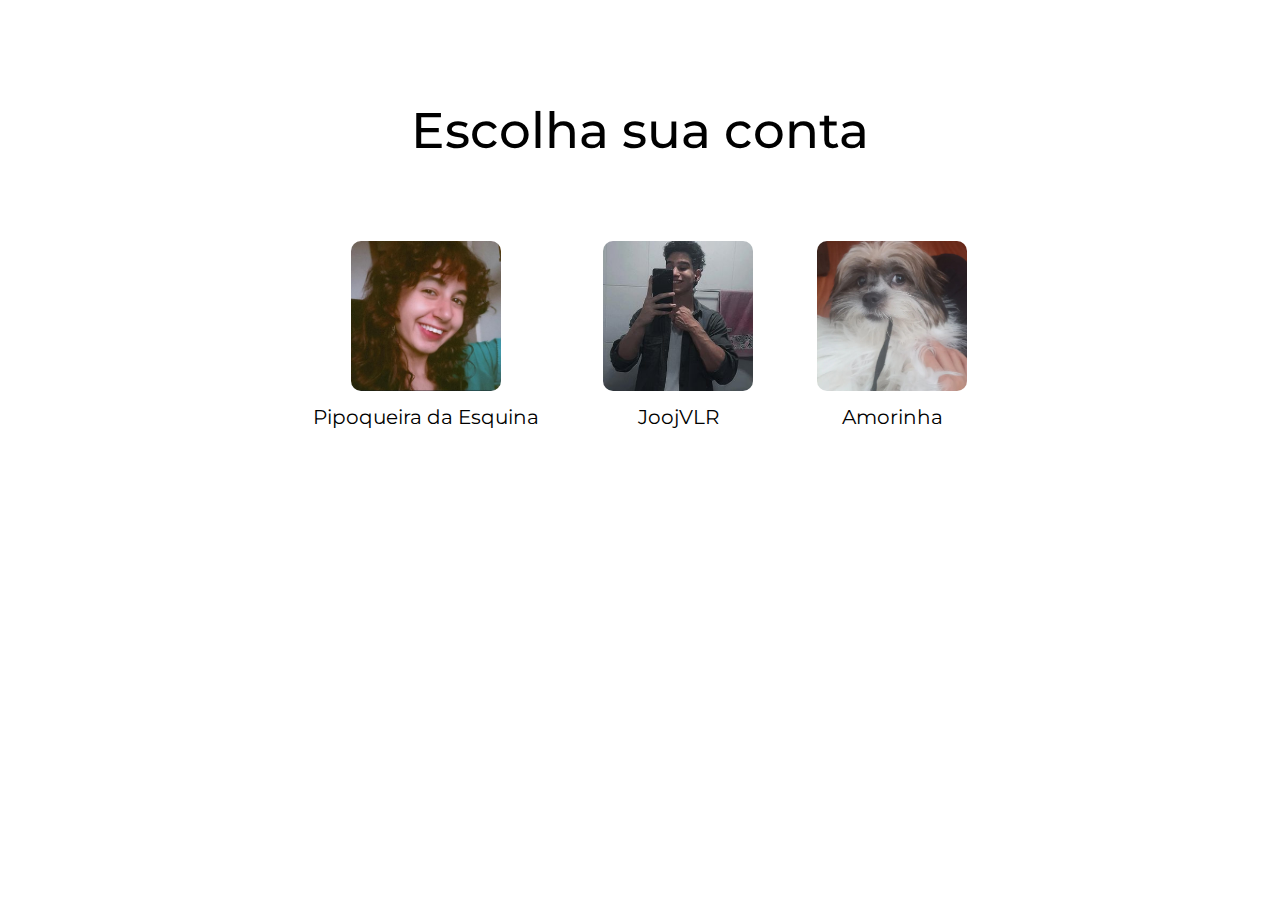
<file: index.html>
<!DOCTYPE html>
<html lang="pt-br">
<head>
    <meta charset="UTF-8">
    <meta http-equiv="X-UA-Compatible" content="IE=edge">
    <title>Surpresa</title>
    <link rel="shortcut icon" href="imagens/Logo.jpg">
    <link rel="stylesheet" href="style.css">
    <link href="https://fonts.googleapis.com/css2?family=Montserrat:wght@100;200;300;400;500;600&display=swap" rel="stylesheet">
</head>
<body>
    <section class="escolha">
        <h1 class="escolha__texto">Escolha sua conta</h1>
        <ul class="escolha__perfil">
            <li class="escolha__lista">
                <a href="main.html" class="perfil"><img src="imagens/PipoqueiraDaEsquina.png" alt="Foto de perfil" class="perfil__foto"></a>
                <p class="perfil__texto">Pipoqueira da Esquina</p>
            </li>
            <li class="escolha__lista">
                <a href="main.html" class="perfil"><img src="imagens/JoojVLR.jpg" alt="Foto de perfil" class="perfil__foto"></a>
                <p class="perfil__texto">JoojVLR</p>
            </li>
            <li class="escolha__lista">
                <a href="amorinha.html" class="perfil"><img src="imagens/Amorinha.jpeg" alt="Foto de perfil" class="perfil__foto"></a>
                <p class="perfil__texto">Amorinha</p>
            </li>
        </ul>
    </section>
</body>
</html>
</file>
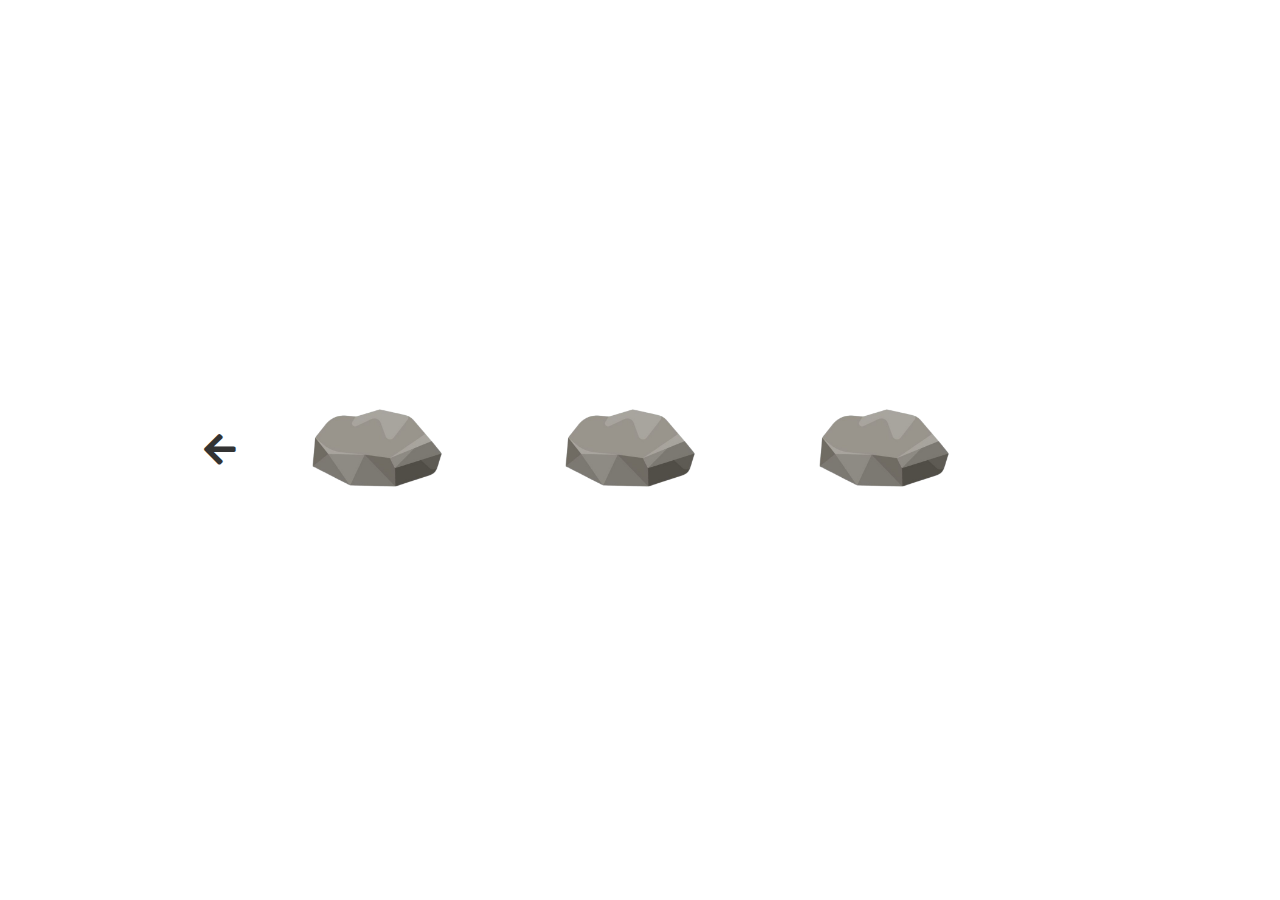
<file: amorinha.html>
<!DOCTYPE html>
<html lang="en">

<head>
    <meta charset="UTF-8">
    <meta http-equiv="X-UA-Compatible" content="IE=edge">
    <meta name="viewport" content="width=device-width, initial-scale=1.0">
    <link rel="stylesheet" href="main.css">
    <link rel="stylesheet" href="https://cdnjs.cloudflare.com/ajax/libs/font-awesome/5.15.4/css/all.min.css">
<style>
    .voltar {
        text-decoration: none; 
        color: #333; 
        padding: 5px 10px; 
    }

    .voltar i {
        margin-right: 40px; 
        font-size: 36px;
    }
</style>
    <title>Cards Responsivos</title>
</head>

<body>
    <a href="index.html" class="voltar"><i class="fas fa-arrow-left"></i> </a>
    <div class="container">
        <!-- Primeiro Card -->
        <div class="card">
            <a href="jogo.html"     class="img">
                <img src="imagens/pedra.png">
            </a>
        </div>
         <!-- Segundo Card -->
         <div class="card">
            <a href="jogo.html"     class="img">
                <img src="imagens/pedra.png">
            </a>
        </div>
         <!-- Terceiro Card -->
         <div class="card">
            <a href="jogo.html"     class="img">
                <img src="imagens/pedra.png">
            </a>
        </div>
    </div>

</body>

</html>
</file>
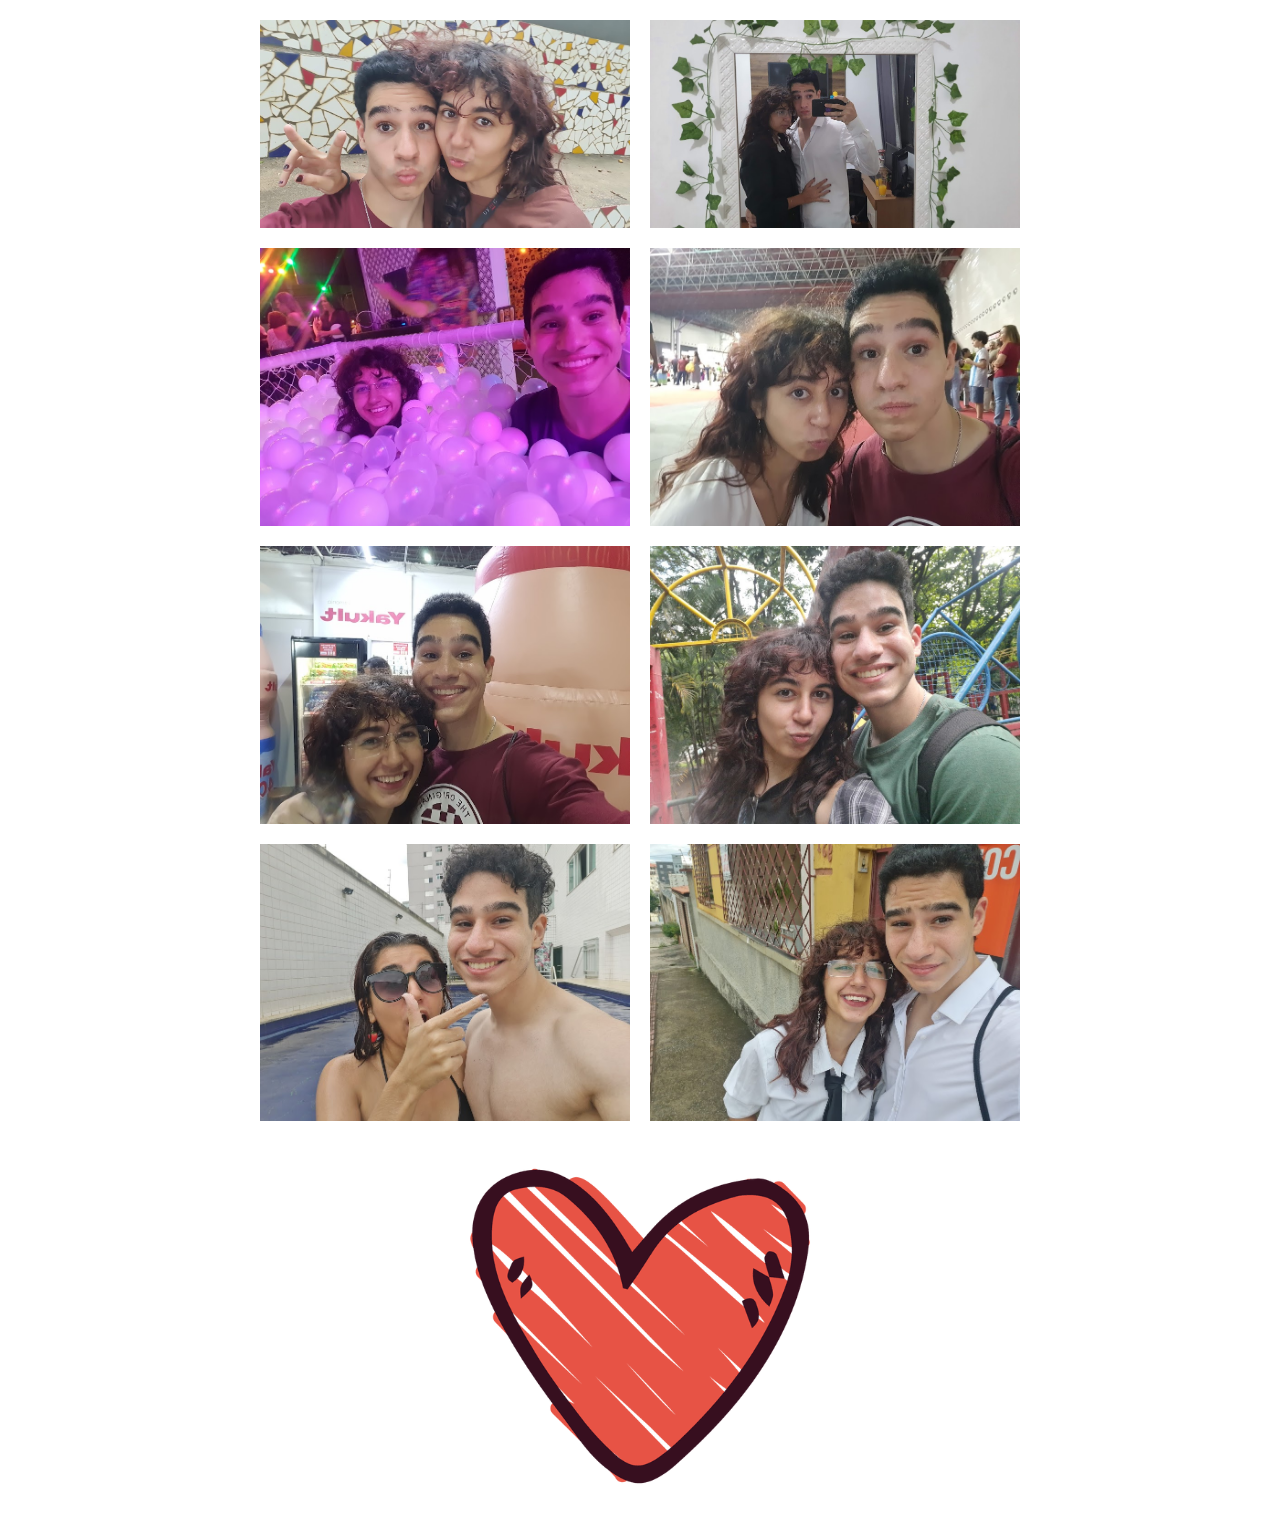
<file: fotos.html>
<!DOCTYPE html>
<html lang="en">

<head>
    <meta charset="UTF-8">
    <meta http-equiv="X-UA-Compatible" content="IE=edge">
    <meta name="viewport" content="width=device-width, initial-scale=1.0">
    <link rel="stylesheet" href="fotos.css">

    <title>Cards Responsivos</title>
</head>

<body>
    <div class="container">
        <!-- Primeiro Card -->
        <div class="card">
            <a href="#"     class="img">
                <img src="imagens/banner1.jpeg">
            </a>
        </div>
         <!-- Segundo Card -->
         <div class="card">
            <a href="#"     class="img">
                <img src="imagens/banner2.jpg">
            </a>
        </div>
         <!-- Terceiro Card -->
         <div class="card">
            <a href="#"     class="img">
                <img src="imagens/banner3.jpg">
            </a>
        </div>
         <!-- Quarto Card -->
         <div class="card">
            <a href="#"     class="img">
                <img src="imagens/banner4.jpg">
            </a>
        </div>
         <!-- Quinto Card -->
         <div class="card">
            <a href="#"     class="img">
                <img src="imagens/banner5.jpg">
            </a>
        </div>
         <!-- Sexto Card -->
         <div class="card">
            <a href="#"     class="img">
                <img src="imagens/banner6.jpg">
            </a>
        </div>
         <!-- Setimo Card -->
         <div class="card">
            <a href="#"     class="img">
                <img src="imagens/banner7.jpg">
            </a>
        </div>
         <!-- Oitavo Card -->
         <div class="card">
            <a href="#"     class="img">
                <img src="imagens/banner8.jpg">
            </a>
        </div>
         <!-- Ultimo Card -->
         <div class="card">
            <a href="main.html"     class="img">
                <img src="imagens/heart.png">
            </a>
        </div>
    </div>

</body>

</html>
</file>
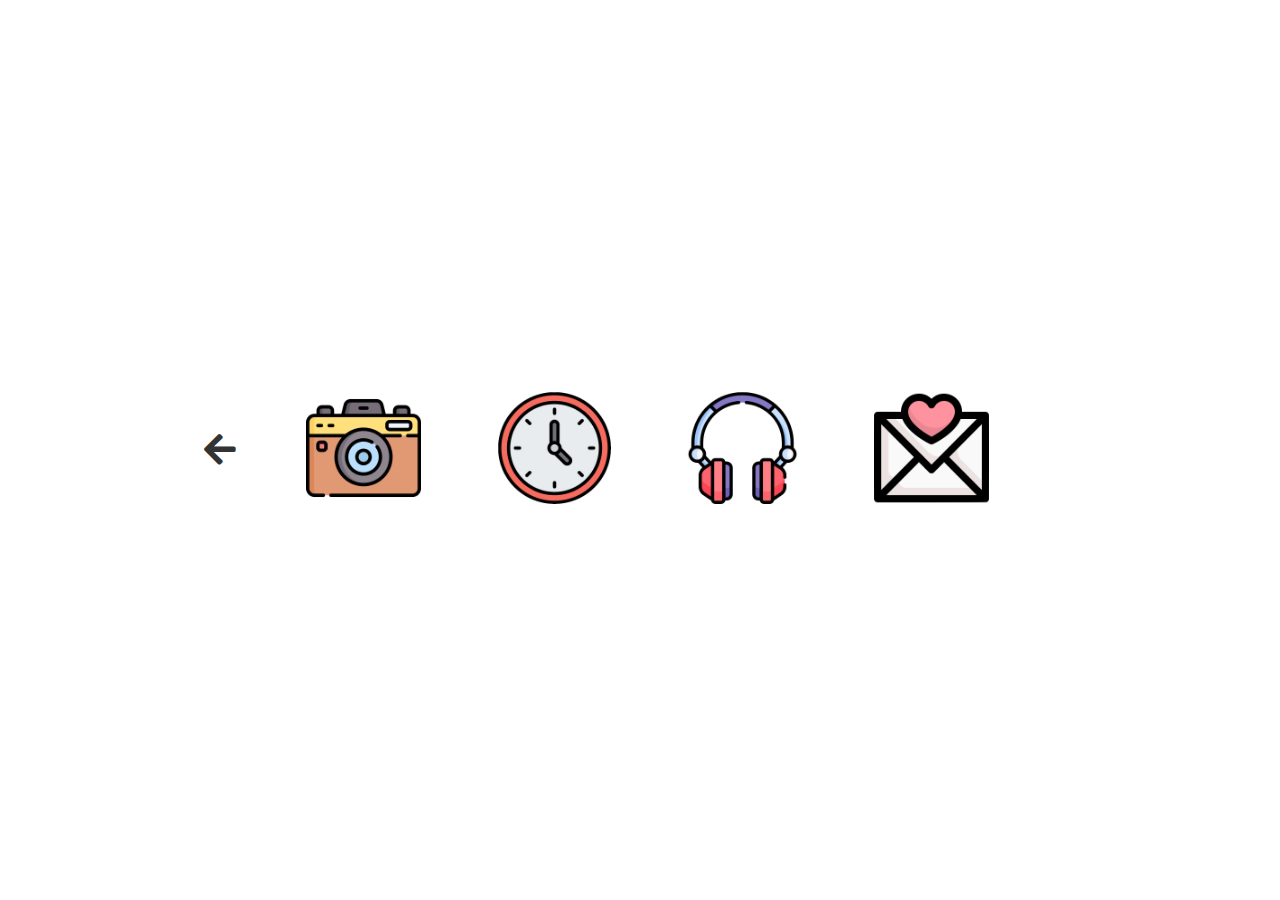
<file: main.html>
<!DOCTYPE html>
<html lang="en">

<head>
    <meta charset="UTF-8">
    <meta http-equiv="X-UA-Compatible" content="IE=edge">
    <meta name="viewport" content="width=device-width, initial-scale=1.0">
    <link rel="stylesheet" href="main.css">
    <link rel="stylesheet" href="https://cdnjs.cloudflare.com/ajax/libs/font-awesome/5.15.4/css/all.min.css">
<style>
    .voltar {
        text-decoration: none; 
        color: #333; 
        padding: 5px 10px; 
    }

    .voltar i {
        margin-right: 40px; 
        font-size: 36px;
    }
</style>

    <title>Cards Responsivos</title>
</head>

<body>
    <a href="index.html" class="voltar"><i class="fas fa-arrow-left"></i> </a>
    <div class="container">
        <!-- Primeiro Card -->
        <div class="card">
            <a href="fotos.html"     class="img">
                <img src="imagens/camera.jpg">
            </a>
        </div>
         <!-- Segundo Card -->
         <div class="card">
            <a href="tempo.html"     class="img">
                <img src="imagens/relogio.png">
            </a>
        </div>
         <!-- Terceiro Card -->
         <div class="card">
            <a href="musica.html"     class="img">
                <img src="imagens/fone.png">
            </a>
        </div>
         <!-- Quarto Card -->
         <div class="card">
            <a href="carta.html"     class="img">
                <img src="imagens/carta.png">
            </a>
        </div>
    </div>

</body>

</html>
</file>
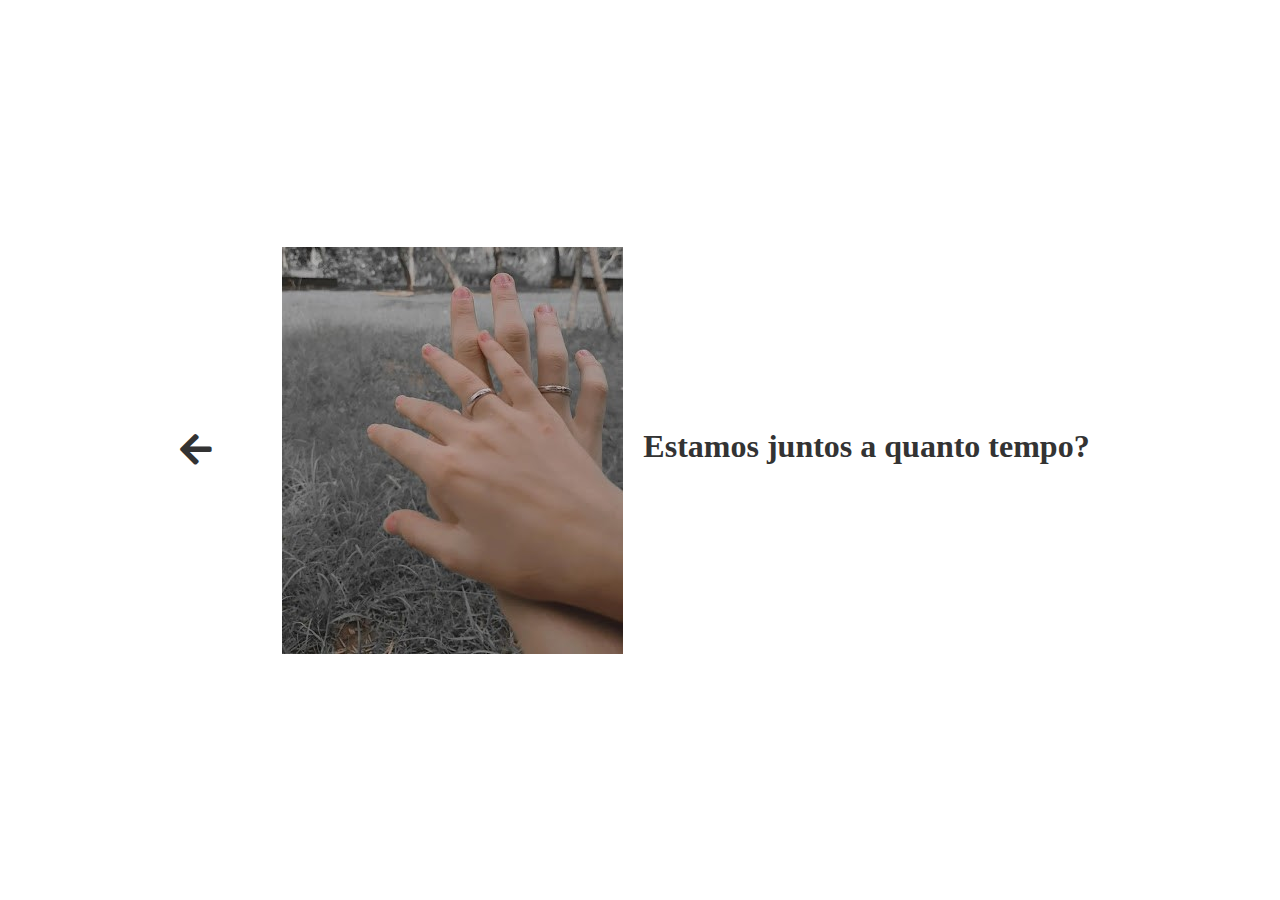
<file: tempo.html>
<!DOCTYPE html>
<html lang="en">
<head>
    <meta charset="UTF-8">
    <meta name="viewport" content="width=device-width, initial-scale=1.0">
    <title>Tempo Decorrido</title>
    <link rel="stylesheet" href="tempo.css">
    <link rel="stylesheet" href="https://cdnjs.cloudflare.com/ajax/libs/font-awesome/5.15.4/css/all.min.css">
<style>
    .voltar {
        text-decoration: none; 
        color: #333; 
        padding: 5px 10px; 
    }

    .voltar i {
        margin-right: 40px; 
        font-size: 36px;
    }
</style>
</head>
<body>
    <a href="main.html" class="voltar"><i class="fas fa-arrow-left"></i> </a>
    <div class="container">
            <img src="imagens/anel.jpg" alt="Foto" class="foto">
        <div class="content">
            <h1>Estamos juntos a quanto tempo?</h1>
            <p id="tempo-passado"></p>
        </div>
    </div>

    <script src="tempo.js"></script>
</body>
</html>
</file>
<file: style.css>
* {
    margin: 0 0;
    padding: 0 0;
    box-sizing: border-box;
}

body {
    font-family: 'Montserrat', sans-serif;
    color:black;
    overflow-x: hidden;
    background-image: url(https://i.pinimg.com/originals/b8/1a/a4/b81aa44ba47c8ebb93c4525a96904101.jpg);
    background-size: 100%;
}

.escolha {
    display: grid;
    place-items: center;
}

.escolha__texto {
    font-size: 50px;
    font-weight: 500;
    margin-top: 2em;
    animation-name: slidein;
    animation-duration: 2s;
}

@keyframes slidein {
    from {
        margin-top: 50px;
    }

    to {
        margin-top: 100px;
    }
}

.escolha__perfil {
    display: flex;
    text-align: center;
    justify-content: center;
}

.perfil__texto {
    font-size: 20px;
    font-weight: 400;
    color: black;
    text-decoration: none;
    margin-top: 0.5em;
}

.perfil__foto {
    width: 150px;
    border-radius: 10px;
}

li:hover .perfil__foto {
    border: 5px solid white;
}

li:hover .perfil__texto {
    color: white;
    cursor: pointer;
}

.escolha__lista {
    list-style: none;
    margin: 5em 2em;
}

.mais:hover {
    cursor: pointer;
}
</file>
<file: main.css>
* {
    margin: 0;
    padding: 0;
    box-sizing: border-box;
    font-family: Arial, Helvetica, sans-serif;
    
}
body {
    display: flex;
    justify-content: center;
    align-items: center;
    min-height: 100vh;
    background-image: url(https://wallpapers.com/images/featured/stardew-background-5nm3af2n23ja2grf.jpg);
    background-size:100%;
}

.container {
    width: 800px;
    padding: 20px;
    display: flex;
    align-items: center;
    justify-content: center;
    flex-wrap: nowrap;
}
.container .card{
    align-items: center;
    justify-content: center;
}
.img img{
   width:60%;
}
</file>
<file: fotos.css>
* {
    margin: 0;
    padding: 0;
    box-sizing: border-box;
    font-family: Arial, Helvetica, sans-serif;
}

body {
    display: flex;
    justify-content: center;
    align-items: center;
    min-height: 100vh;
    /* background-image: url(https://img.elo7.com.br/product/zoom/2B3C518/papel-de-parede-adesivo-liso-verde-menta-5m.jpg); */
    background-image: url(https://wallpapers.com/images/featured/stardew-background-5nm3af2n23ja2grf.jpg);
    background-size: cover;
    background-attachment: fixed;
}

.container {
    max-width: 800px; /* Alterado para max-width */
    padding: 20px;
    display: flex;
    align-items: center;
    justify-content: center;
    flex-wrap: wrap;
    gap: 20px; /* Espaçamento entre os elementos */
}

.card {
    width: calc(50% - 10px); /* 50% menos a metade do espaçamento */
    /* 10px é a metade do espaçamento */
}

.img {
    display: flex;
    align-items: center;
    justify-content: center;
    width: 100%;
}

.img img {
    width: 100%; /* Ajusta a largura da imagem */
    height: auto; /* Mantém a proporção da imagem */
}
</file>
<file: tempo.css>
body {
    font-family: Arial, sans-serif;
    display: flex;
    justify-content: center;
    align-items: center;
    height: 100vh;
    margin: 0;
    background-image: url(https://wallpapers.com/images/featured/stardew-background-5nm3af2n23ja2grf.jpg);
    background-size: cover;
}

.container {
    text-align: center;
}

h1 {
    color: #333;
    font-family: 'Comic Sans MS', cursive;
}

p {
    font-family: 'Comic Sans MS', cursive;
    font-size: 28px;
}
.container {
    display: flex;
    align-items: center;
    padding: 20px;
}

.foto {
    max-width: 400px; /* Define a largura máxima da imagem */
    margin-right: 20px; /* Adiciona uma margem à direita para separar a imagem do conteúdo */
}

.content {
    flex-grow: 1; /* Permite que o conteúdo ocupe o espaço restante */
}

/* Estilos adicionais para o conteúdo, como cor de fundo, bordas, etc. */
</file>
